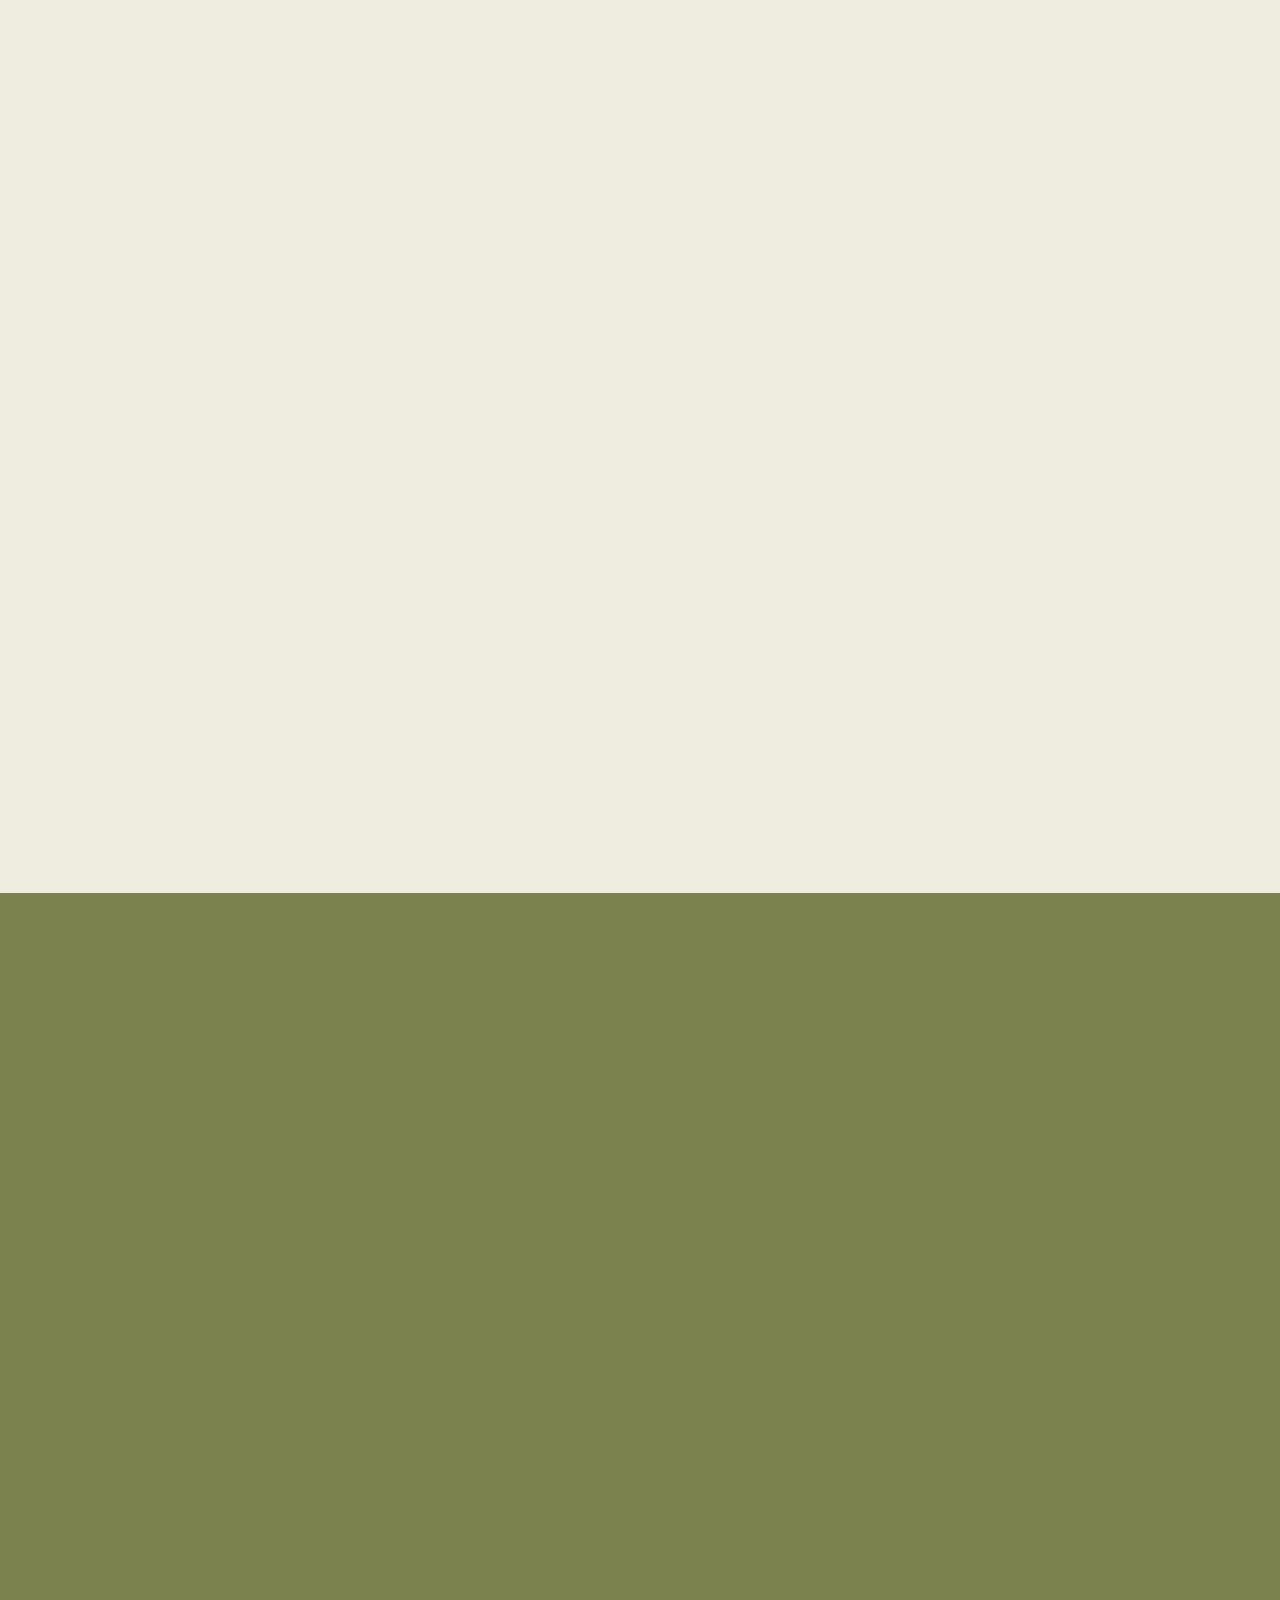
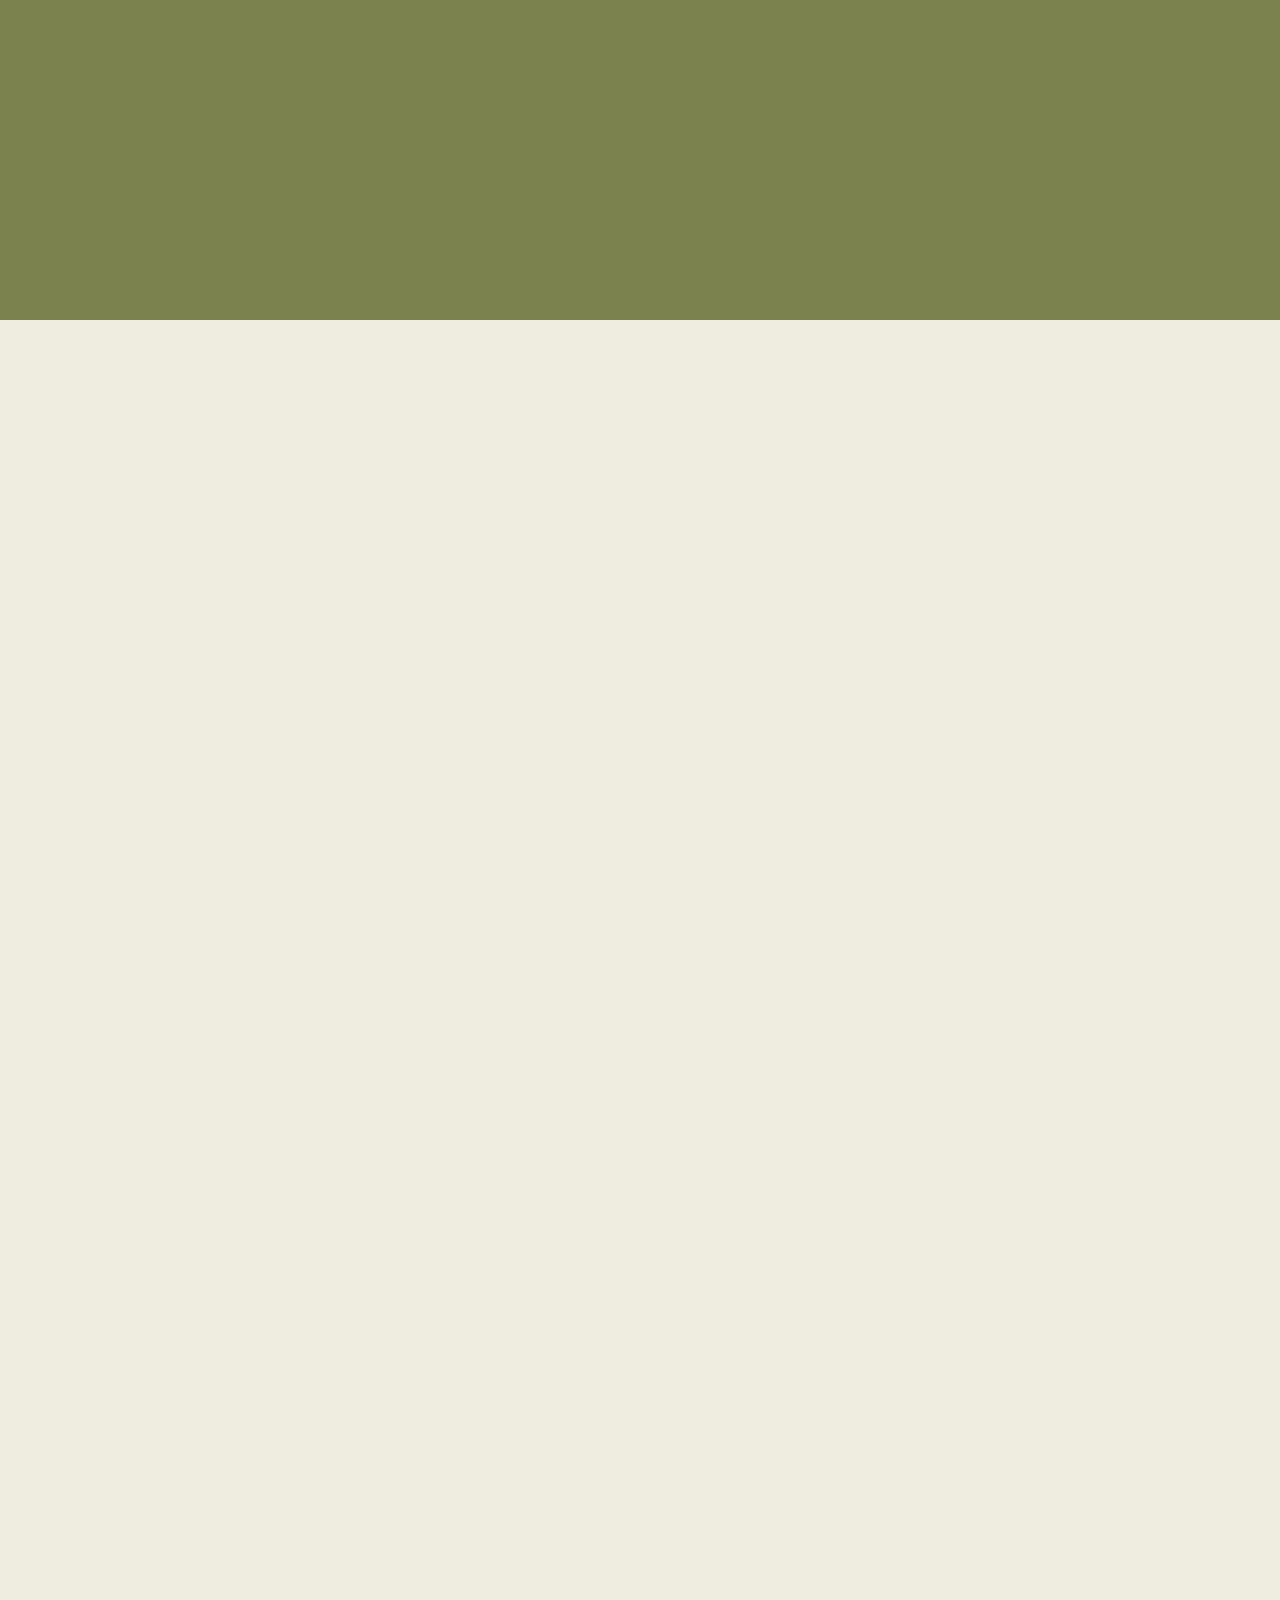
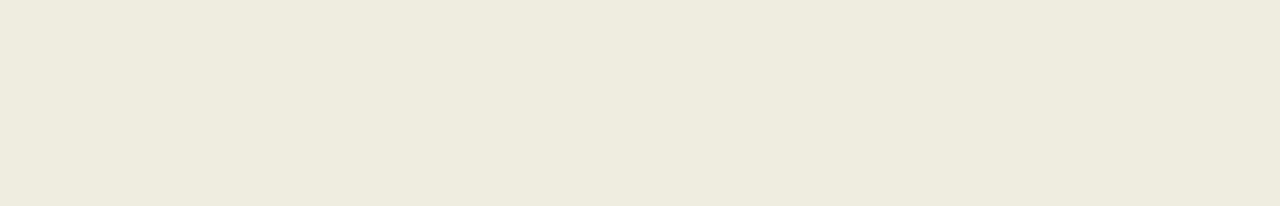
<file: Dogear-1.html>
<!DOCTYPE html>
<html lang="en">
<head>
    <meta charset="UTF-8">
	<meta http-equiv="X-UA-Compatible" content="IE=edge,chrome=1">
	<meta name="format-detection" content="telephone=no, address=no, email=no" />
	<meta name="viewport" content="width=device-width, initial-scale=1, maximum-scale=1, user-scalable=no">
    <title>🐶Dogear-1</title>
    <link href="https://fonts.googleapis.com/css2?family=Gowun+Batang:wght@400;700&display=swap" rel="stylesheet">
    <style>
        * {
            box-sizing: border-box;
        }
        html,
        body {
            font-family: 'Gowun Batang', serif;
            width: 100%;
            margin:0 auto;
            overflow-x:hidden;
            line-height: 1.5;
            }        
        body {
            background-color:#EFEDE0;
        }
        body:not(.no-js) .image-wrap {
        transition: 1s ease-out;
        transition-delay: 0.2s;
        position: relative;
        width: 100%;
        height: 50vmin;
        overflow: hidden;
        clip-path: polygon(0 100%, 100% 100%, 100% 100%, 0 100%);
        visibility: hidden;
        }

        body:not(.no-js) .image-wrap img {
        transform: scale(1.3);
        transition: 2s ease-out;
        }

        body:not(.no-js) .animating .image-wrap {
        clip-path: polygon(0 0, 100% 0, 100% 100%, 0 100%);
        visibility: visible;
        transform: skewY(0);
        }

        body:not(.no-js) .animating img {
        transform: scale(1);
        transition: 4s ease-out;
        width: 100%;
        }

        body:not(.no-js) .fadeup {
        opacity: 0;
        transition: 0.4s ease-out;
        transition-delay: 0.4s;
        transform: translateY(40px);
        }
        body:not(.no-js) .fading-up {
        opacity: 1;
        transition: 1s ease-out;
        transform: translateY(0px);
        transition-delay: 0.6s;
        }
        body:not(.no-js) h3.fading-up {
        transition-delay: 0.4s;
        }

        body:not(.no-js) p.fading-up {
        transition-delay: 0.8s;
        }
        h3 {
            font-size: clamp(16px, 3vw, 18px);
            font-weight:700;
            margin:0;
            padding:0;
        }
        h2 {
            font-size: clamp(24px, 5vw, 32px);
            font-weight:400;
            margin:0;
            padding:0;
        }
        p {
            font-size: clamp(14px, 1.5vw, 16px);
            font-weight:400;
            margin:0;
            padding:0;
            color:#00000090;
        }
        .pri {
            color: #7B824E;
        }
        .bpri {        
            background-color: #7B824E;
        }
        .container {
            width:100%;
            padding:80px 20px;
            clear: both;
        }
        .container.bpri {
            padding:80px 20px 40px;
        }
        .container.bpri h3 {
            color: #CAC27B;
        }
        .container.bpri h2 {
            color: #fff;
        }
        .container.bpri p {
            color: #ffffff80;
        }
        .container .TxtGroup {
            display: flex;
            flex-direction: column;
            gap: 40px;
        }
        .container .TxtGroup .Title {
            display: flex;
            flex-direction: column;
            gap: 0;
        }
        .container .TxtGroup.List ul {
            display: flex;
            flex-direction: column;
            gap: 8px;
            list-style:decimal-leading-zero;
        }
        .container .TxtGroup.List ul li {
            font-size: clamp(14px, 1.5vw, 16px);
            font-weight:400;
            margin:0;
            padding:0;
            color:#00000090;
        }
        .reveal .image-wrap.Cover {
            aspect-ratio: 16 / 9;
            width: 100%;
            height: min(50vmin, 450px);
        }
        .container .image-wrap.book {
            aspect-ratio: 3 / 5;
            height: clamp(400px, 80vw, 680px);
            width: auto;
        }
    </style>
    <script src="https://cdn.jsdelivr.net/gh/sinae-j/Dogear/script.js"></script>
</head>
<body>
    <div class='reveal'>
        <div class="image-wrap Cover">
            <img src='Cover.png'>
        </div>
    </div>
    <div class='container'>
        <div class="TxtGroup">
            <div class="Title">
                <h3 class="fadeup pri">10월의 지정도서</h3>
                <h2 class="fadeup">지성이 금지된 곳에서 깨어날 때</h2>
            </div>
            <p class="fadeup Desc">
                안녕하세요. <Br/>
                안녕하세요. <Br/>
                안녕하세요. <Br/>
                안녕하세요. <Br/>
                안녕하세요. <Br/>
                안녕하세요. <Br/>                
            </p>
        </div>
    </div>
    <div class='container bpri'>
        <div class="TxtGroup">
            <div class="Title">
                <h3 class="fadeup pri">10월의 지정도서</h3>
                <h2 class="fadeup">여자를 위한 세계는 없었다</h2>
            </div>
            <p class="fadeup Desc">
                이 책은 지성의 힘으로 금기를 넘어서며 새로운 시야를 만들어낸 이들의 책을 통해 그들의 삶과 생각을 들여다본 저작이다. <br/>
                ‘여성’이라는 이슈를 중심으로 하되, 남자도, 페미니스트가 아닌 사람도, 페미니스트이지만 마냥 선하지만은 않은 이들도 모두 다루고 있다. <br/>
                굳건히 닫힌 문 앞에서 포기하지 않고 끈질기게 문을 두드린 이들의 이야기인 셈이다.
            </p>
            <div class='reveal'>
                <div class="image-wrap book">
                    <img src='Book.png'>
                </div>
            </div>
        </div>
    </div>
    <div class='container'>
        <div class="TxtGroup List">
            <div class="Title">
                <h3 class="fadeup pri">
                    <span>1장</span>
                    어떤 여자들에 대하여
                </h3>
                <h2 class="fadeup">지성은 여성의 것</h2>
            </div>
            <ul>
                <li class="fadeup">세상을 활보한 여자들, 그 용기에 대하여 </li>
                <li class="fadeup">연단에 오를 권리를 위해 싸우다가 단두대에 오른 여자 </li>
                <li class="fadeup">악명 높은 고령의 여성 대법관, 시대의 아이콘 되다 </li>
                <li class="fadeup">부조리한 세계를 기꺼이 마주하되 아둔하리 만큼 원칙적인 삶 </li>
                <li class="fadeup">냉소적이고 열렬했으며 죽을 때까지 야망을 놓지 않았던 지식인 </li>
                <li class="fadeup">‘아버지의 왕국’을 고발하며 피와 빵과 시를 노래한 작가 </li>
                <li class="fadeup">위대한 여성 피아니스트, 프랑켄슈타인의 괴물이 낳은 후손 </li>
                <li class="fadeup">존재에 의미를 부여하는 역사가 우리에게도 있다 </li>
                <li class="fadeup">강간 이데올로기에 맞서는 여성들의 반격이 시작되었다 </li>
                <li class="fadeup">공공의 선을 위해 일어설 수 있는 사람이 되어야 한다</li>
                <li class="fadeup">당대 현장의 그림자, 그 삶의 진면목을 탐구한 과학자 </li>
                <li class="fadeup">완벽하지 않아도 괜찮아, 그렇다고 과거로 돌아가진 않을 거야 </li>
                <li class="fadeup">죽어가는 이들의 삶을 들여다본 죽음의 여의사</li>
            </ul>
        </div>
    </div>
    <div class='container'>
        <div class="TxtGroup List">
            <div class="Title">
                <h3 class="fadeup pri">
                    <span>2장</span>
                    3333333333333333333
                </h3>
                <h2 class="fadeup">말, 몸, 피, 신, 그리고 페미니즘</h2>
            </div>
            <ul>
                <li class="fadeup">읽기와 쓰기, 몸과 마음을 관통하다</li>
                <li class="fadeup">걷기, 움직이고 사색하고 저항하는 발걸음</li>
                <li class="fadeup">분노, 그 미칠 듯한 데서 구원할 사람은 나 자신뿐</li>
                <li class="fadeup">말싸움, 공식을 배우고 기술을 익혀라</li>
                <li class="fadeup">혐오 표현, 그 해석과 저항을 위한 여러 갈래 길들</li>
                <li class="fadeup">사랑, 사고파는 영역으로 침투한 감정 혹은 노동</li>
                <li class="fadeup">여성의 몸, 한국 사회 담론전의 최전선</li>
                <li class="fadeup">질병, 그것의 목소리와 이야기를 찾아서</li>
                <li class="fadeup">투병, 겪는 이와 돌보는 이를 위한 약상자</li>
                <li class="fadeup">월경, 생물학을 넘어선 문화정치학의 전쟁터</li>
                <li class="fadeup">마음의 그림자, 잘 다뤄내야 할 중년의 과제</li>
                <li class="fadeup">여신, 여성성을 뛰어넘어 우주와 맞닿은 세계</li>
                <li class="fadeup">신학, 그 남성 중심적 권위에 맞선 여성들</li>
                <li class="fadeup">불교, 상호연관성의 교리로 페미니즘과 만나다</li>
            </ul>
        </div>
    </div>
    <script src="https://cdn.jsdelivr.net/gh/sinae-j/Dogear/script.js"></script>
    <!-- <script  src="./script.js"></script> -->
</body>
</html>
</file>
